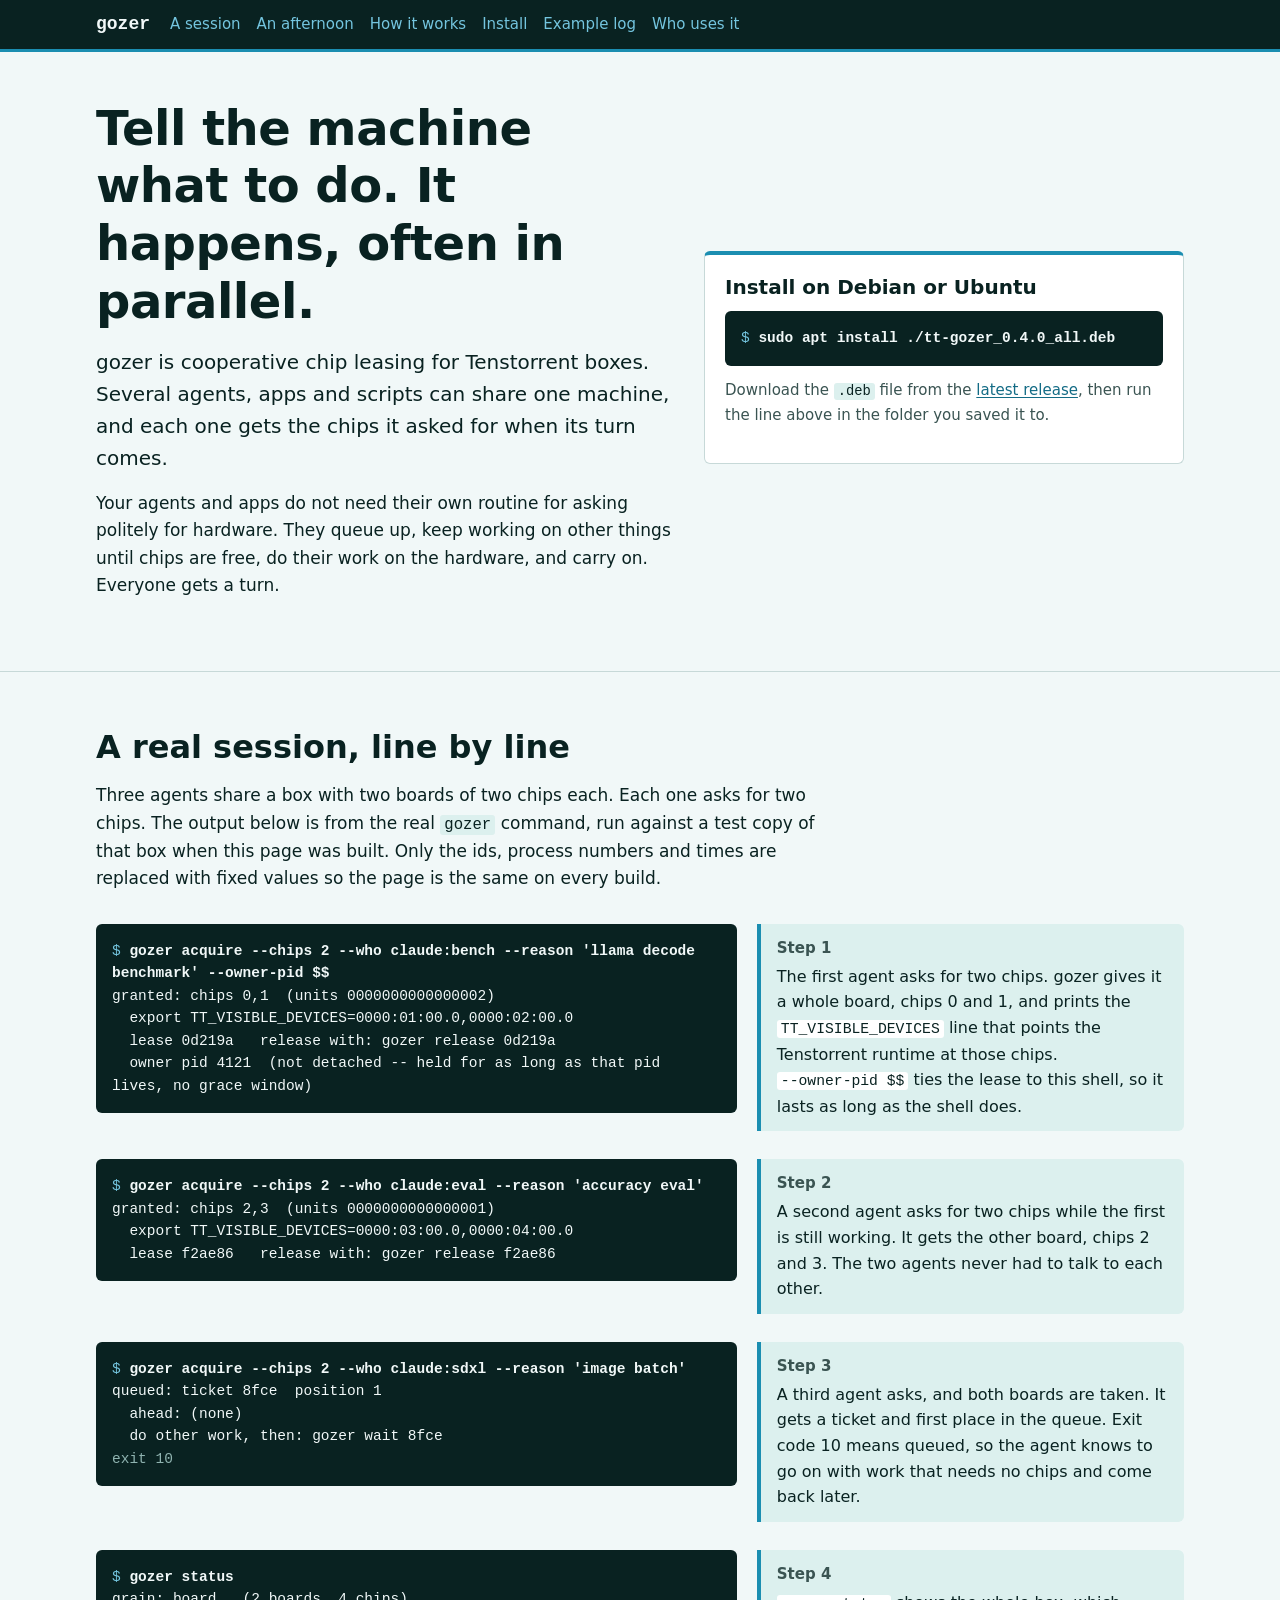
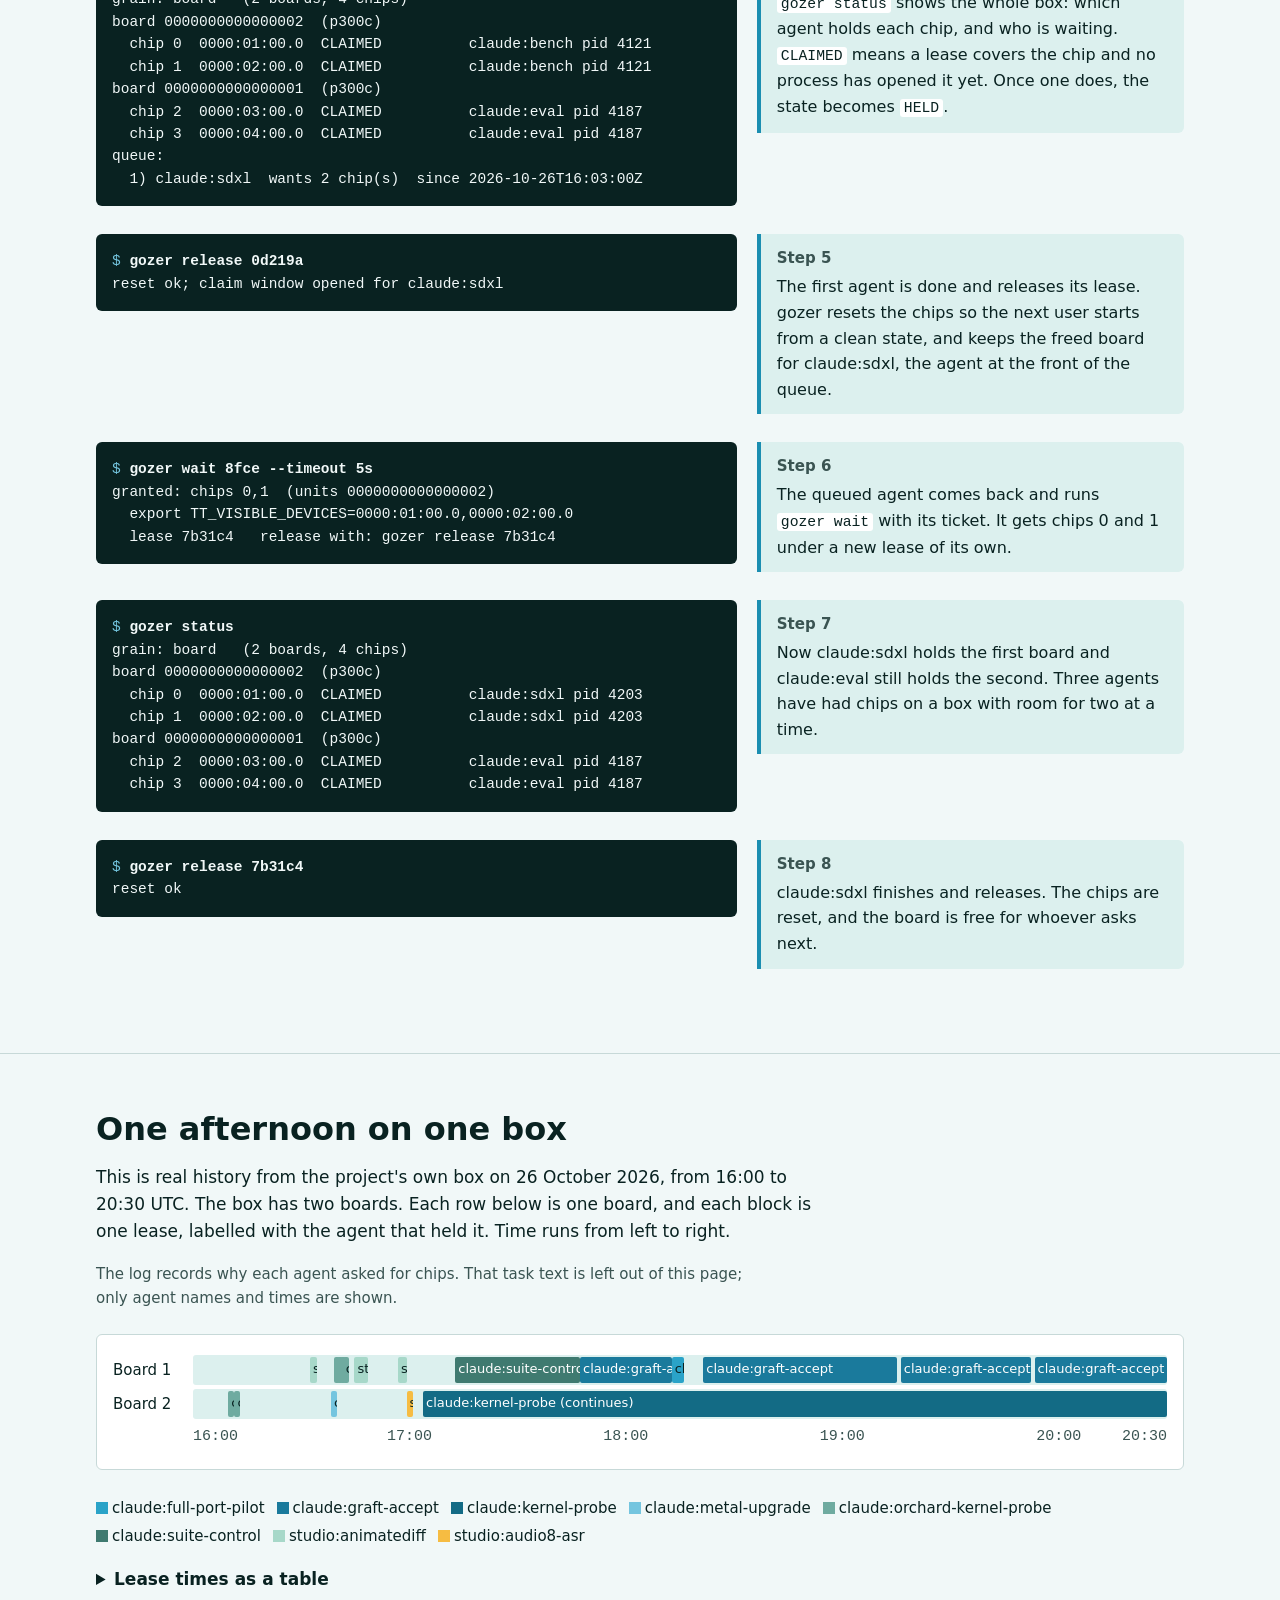
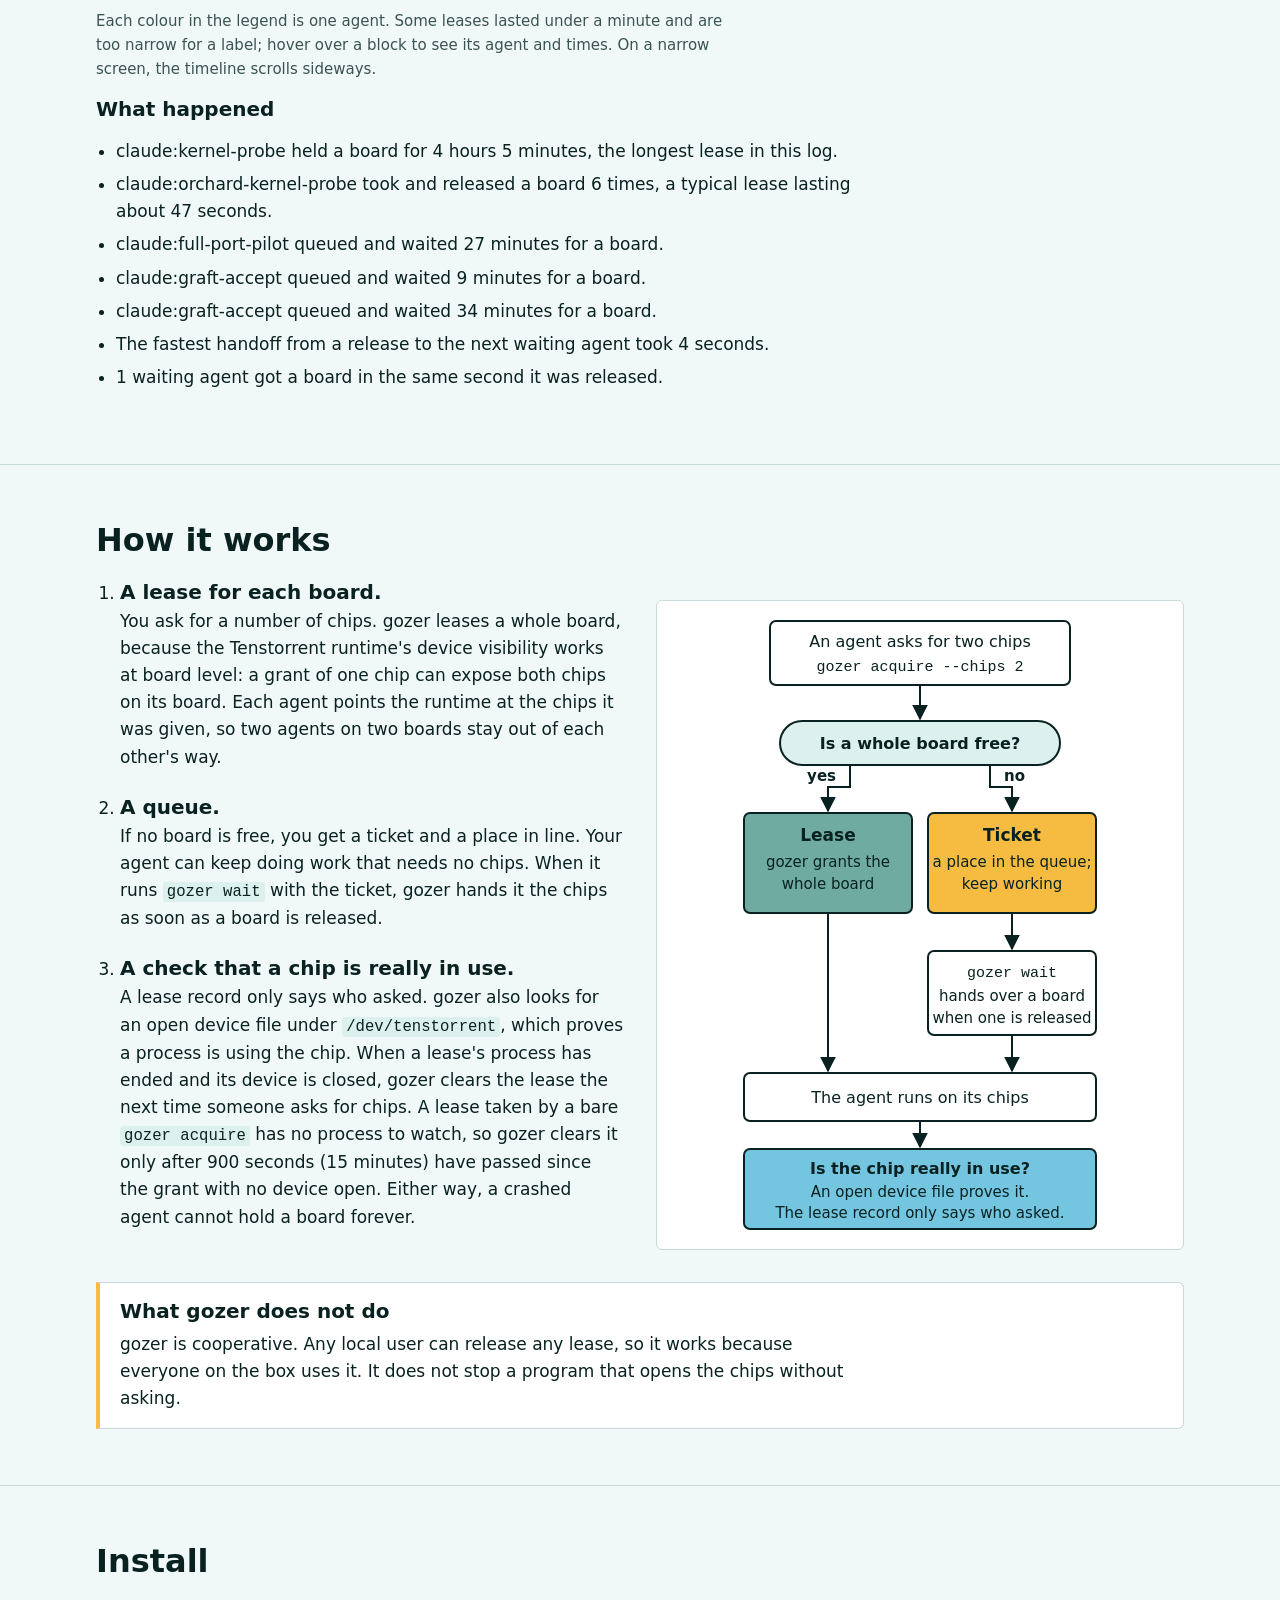
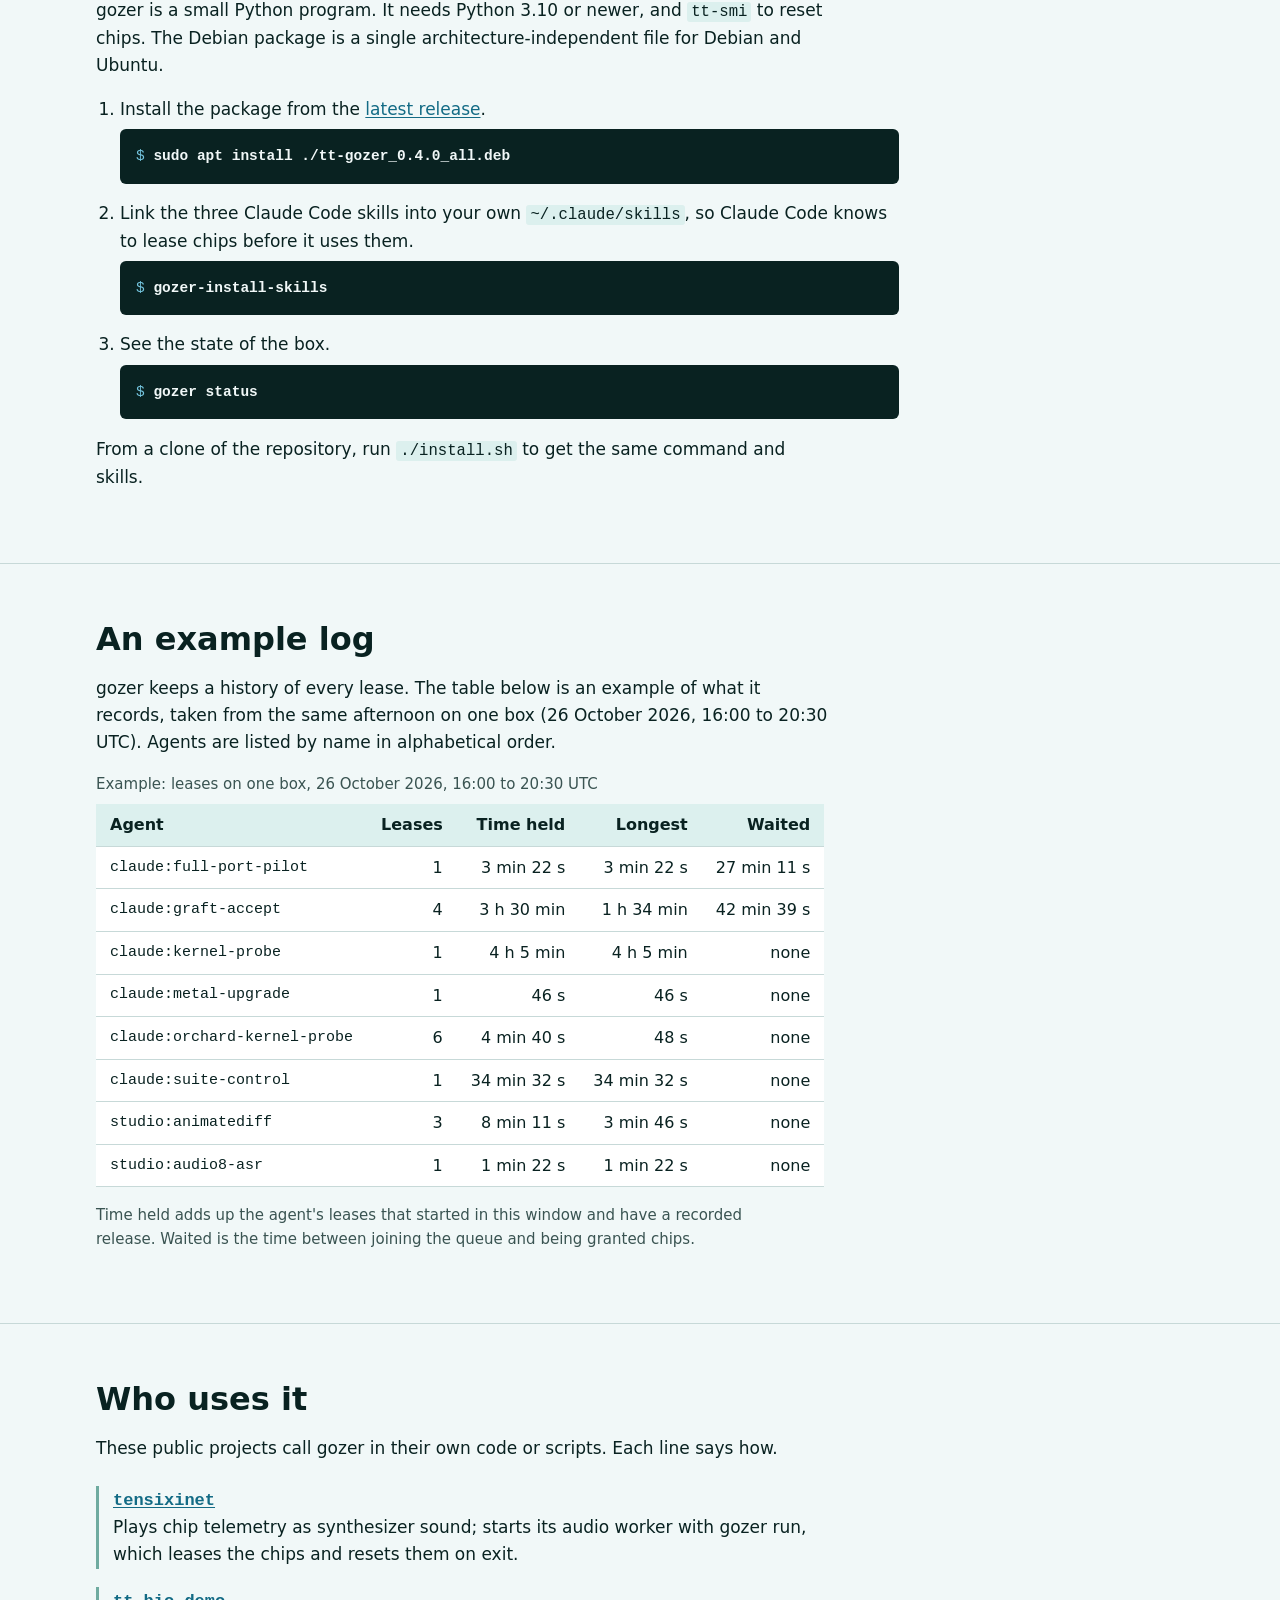
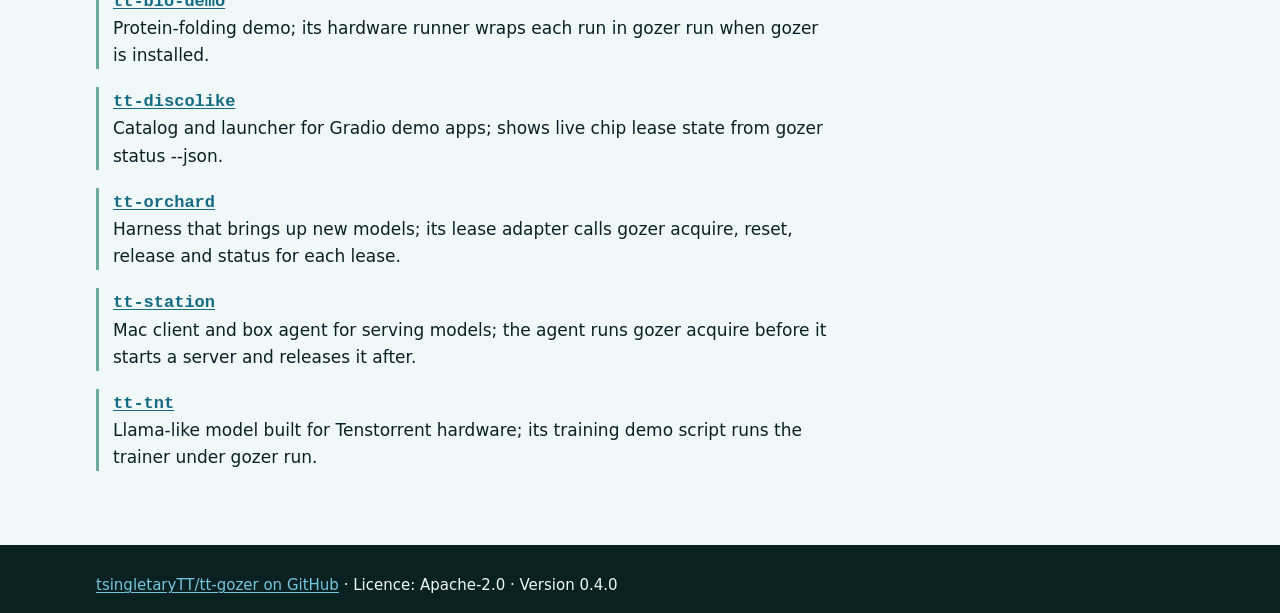
<file: docs/index.html>
<!doctype html>
<!-- SPDX-License-Identifier: Apache-2.0 -->
<!-- Generated by scripts/build_site.py from site/index.template.html. Edit those, then rebuild. -->
<html lang="en">
<head>
<meta charset="utf-8">
<meta name="viewport" content="width=device-width, initial-scale=1">
<meta name="color-scheme" content="light">
<meta name="description" content="gozer is cooperative chip leasing for Tenstorrent boxes. Several agents, apps and scripts can share one machine and take turns on its chips.">
<title>gozer: chip leasing for shared Tenstorrent boxes</title>
<style>
/* SPDX-License-Identifier: Apache-2.0
   SPDX-FileCopyrightText: 2026 Tenstorrent USA, Inc.

   Stylesheet for the gozer explainer page. site_build/build.py inlines it
   into docs/index.html, so the page needs no other file.

   Colours come from the Tenstorrent docs-site theme. Every colour is a
   variable on :root; tests/test_site_build.py reads these variables and
   checks the contrast of each text/background pair the rules below use, so
   a new `color:` rule must use a variable that the test checks. */

:root {
  color-scheme: light;

  /* palette (docs-site theme) */
  --ink: #092221;          /* dark base: body text */
  --bg: #F1F8F8;           /* default background */
  --line: #C7D9D8;         /* alt background, borders */
  --alt: #DCF0EE;          /* alt2 background: annotation panels */
  --panel: #FFFFFF;        /* cards */
  --accent: #1B8EB1;       /* borders, focus ring, rules (not small text: 3.5:1 on --bg) */
  --link: #136B85;         /* links: a darker accent that reaches 5.6:1 on --bg */
  --muted: #3A5452;        /* secondary text */
  --teal: #74C5DF;
  --green: #6FABA0;
  --yellow: #F6BC42;
  --red: #FF9E8A;

  /* terminal blocks */
  --term-bg: #092221;
  --term-fg: #F1F8F8;
  --term-prompt: #74C5DF;
  --term-muted: #8FB3B0;

  /* top bar */
  --bar-bg: #092221;
  --bar-fg: #F1F8F8;
  --bar-link: #74C5DF;

  --mono: ui-monospace, SFMono-Regular, Menlo, Consolas, monospace;
  --sans: system-ui, -apple-system, "Segoe UI", Roboto, "Helvetica Neue", Arial, sans-serif;
  --gutter: 16px;
  --wide: 1120px;
  --prose: 68ch;
}

* { box-sizing: border-box; }

html { -webkit-text-size-adjust: 100%; scroll-padding-top: 64px; }

body {
  margin: 0;
  background: var(--bg);
  color: var(--ink);
  font-family: var(--sans);
  font-size: 17px;
  line-height: 1.6;
  overflow-wrap: break-word;
}

/* One type scale: 17 body, 15 small, 20 lead, 26 h3-ish, 32 h2, 40 h1. */
h1, h2, h3 { line-height: 1.2; margin: 0 0 16px; }
h1 { font-size: 40px; letter-spacing: -0.01em; }
h2 { font-size: 32px; }
h3 { font-size: 20px; }
p, li { max-width: var(--prose); }
p { margin: 0 0 16px; }
.lead { font-size: 20px; }
.small { font-size: 15px; color: var(--muted); }

a { color: var(--link); text-decoration: underline; text-underline-offset: 2px; }
a:hover { text-decoration-thickness: 2px; }
:focus-visible { outline: 3px solid var(--accent); outline-offset: 2px; border-radius: 2px; }

code { font-family: var(--mono); font-size: 0.92em; background: var(--alt); color: var(--ink); padding: 1px 4px; border-radius: 3px; }

/* ----- top bar ------------------------------------------------------------ */
.bar {
  position: sticky; top: 0; z-index: 10;
  background: var(--bar-bg); color: var(--bar-fg);
  border-bottom: 3px solid var(--accent);
}
.bar-inner {
  max-width: var(--wide); margin: 0 auto; padding: 10px var(--gutter);
  display: flex; flex-wrap: wrap; align-items: baseline; gap: 4px 20px;
}
.bar .name { font-family: var(--mono); font-weight: 700; font-size: 18px; color: var(--bar-fg); text-decoration: none; }
.bar nav ul { list-style: none; margin: 0; padding: 0; display: flex; flex-wrap: wrap; gap: 4px 16px; }
.bar nav a { color: var(--bar-link); font-size: 15px; text-decoration: none; }
.bar nav a:hover { text-decoration: underline; }
.bar :focus-visible { outline-color: var(--bar-link); }

/* ----- layout ------------------------------------------------------------- */
main { display: block; }
section { padding: 56px 0; border-bottom: 1px solid var(--line); }
section:last-of-type { border-bottom: 0; }
.wrap { max-width: var(--wide); margin: 0 auto; padding: 0 var(--gutter); }

/* ----- hero --------------------------------------------------------------- */
#hero { padding-top: 48px; }
.hero-grid { display: grid; gap: 32px; grid-template-columns: minmax(0, 1fr); }
.card {
  background: var(--panel); color: var(--ink);
  border: 1px solid var(--line); border-top: 4px solid var(--accent);
  border-radius: 6px; padding: 20px;
}
.card h2 { font-size: 20px; margin-bottom: 12px; }
.card p { font-size: 15px; color: var(--muted); }
/* The install line wraps at its spaces on a narrow screen; the file name
   (.nw) stays on one line. */
.card .term { margin-bottom: 12px; }
.card .term, .install-steps .term { white-space: pre-wrap; }
.term .nw { white-space: nowrap; }
.lease:focus { outline: 2px solid #092221; outline-offset: 1px; z-index: 1; }
.lease-table { margin: 16px 0; }
.lease-table summary { cursor: pointer; font-weight: 700; }

/* ----- terminal blocks ---------------------------------------------------- */
.term {
  margin: 0;
  background: var(--term-bg); color: var(--term-fg);
  font-family: var(--mono); font-size: 14.5px; line-height: 1.55;
  padding: 16px; border-radius: 6px;
  max-width: 100%;
  overflow-x: auto;
  white-space: pre;
  tab-size: 4;
}
.term .prompt { color: var(--term-prompt); user-select: none; }
.term .cmd { color: var(--term-fg); font-weight: 700; }
.term .exit { color: var(--term-muted); }

/* One step of the session: terminal block, then the note beside it. */
.steps { list-style: none; margin: 32px 0 0; padding: 0; counter-reset: step; }
.step {
  display: grid; gap: 12px; grid-template-columns: minmax(0, 1fr);
  margin: 0 0 28px; max-width: none;
}
.note {
  background: var(--alt); color: var(--ink);
  border-left: 4px solid var(--accent); border-radius: 0 6px 6px 0;
  padding: 12px 16px; font-size: 16px;
}
.note p { margin: 0; }
.note code { white-space: nowrap; background: var(--panel); }
.note .num { display: block; font-size: 15px; font-weight: 700; color: var(--muted); margin-bottom: 4px; }

/* ----- afternoon ---------------------------------------------------------- */
.figure {
  max-width: 100%;
  overflow-x: auto;
  background: var(--panel); border: 1px solid var(--line); border-radius: 6px;
  padding: 16px; margin: 24px 0;
}
/* The timeline is 4.5 hours wide; below this width it scrolls inside its frame. */
.timeline { min-width: 720px; }
/* lanes_html sets small inline sizes; raise them for reading. */
.timeline .lease { font-size: 13px !important; line-height: 24px; }
.timeline .lane > span { font-size: 15px !important; flex-basis: 72px !important; }
.legend-wrap .legend { margin: 0 0 16px !important; }
.legend-wrap .legend li { font-size: 15px !important; }
.timeline .lane > div { height: 30px !important; }
/* lanes_html prints the window's start and end as raw timestamps; the page
   shows hour marks (build._hours_html) in their place. */
.timeline .lanes > div:not(.lane):not(.hours) { display: none !important; }
.hours {
  position: relative; height: 24px;
  margin: 6px 0 4px 80px; font-size: 15px; color: var(--muted);
  font-family: var(--mono); white-space: nowrap;
}
.captions { padding-left: 20px; }
.captions li { margin-bottom: 6px; }

/* ----- how it works ------------------------------------------------------- */
.how-grid { display: grid; gap: 32px; grid-template-columns: minmax(0, 1fr); align-items: start; }
.how-steps { padding-left: 24px; margin: 0; }
.how-steps li { margin-bottom: 20px; }
.how-steps li strong { display: block; font-size: 20px; }
.how .figure svg { display: block; width: 100%; max-width: 360px; height: auto; margin: 0 auto; }
.aside {
  background: var(--panel); color: var(--ink);
  border: 1px solid var(--line); border-left: 4px solid var(--yellow);
  border-radius: 0 6px 6px 0; padding: 16px 20px; margin-top: 8px;
}
.aside h3 { margin-bottom: 8px; }
.aside p { margin: 0; }

/* ----- install ------------------------------------------------------------ */
.install-steps { padding-left: 24px; }
.install-steps li { margin-bottom: 16px; max-width: 72ch; }
.install-steps .term { margin-top: 6px; }

/* ----- example log -------------------------------------------------------- */
.table-wrap {
  max-width: 100%;
  overflow-x: auto;
  margin: 16px 0;
}
caption { text-align: left; padding: 0 0 8px; }
table { border-collapse: collapse; background: var(--panel); color: var(--ink); font-size: 16px; min-width: 520px; }
th, td { text-align: left; padding: 8px 14px; border-bottom: 1px solid var(--line); white-space: nowrap; }
th { background: var(--alt); color: var(--ink); font-weight: 700; }
td.n { text-align: right; font-variant-numeric: tabular-nums; }
th.n { text-align: right; }
td.who { font-family: var(--mono); font-size: 15px; }
.nw { white-space: nowrap; }

/* ----- users -------------------------------------------------------------- */
.users { list-style: none; padding: 0; margin: 24px 0 0; }
.users li { margin: 0 0 18px; padding-left: 14px; border-left: 3px solid var(--green); }
.users a { font-family: var(--mono); font-weight: 700; }

/* ----- footer ------------------------------------------------------------- */
footer { background: var(--bar-bg); color: var(--bar-fg); padding: 28px 0; font-size: 15px; }
footer a { color: var(--bar-link); }
footer p { margin: 0; }

/* ----- wide screens ------------------------------------------------------- */
@media (min-width: 900px) {
  .hero-grid { grid-template-columns: minmax(0, 1fr) minmax(0, 480px); align-items: center; }
  .step { grid-template-columns: minmax(0, 3fr) minmax(0, 2fr); gap: 20px; align-items: start; }
  /* Room enough to wrap the few long lines in place, so nothing is hidden. */
  .step .term { white-space: pre-wrap; }
  .how-grid { grid-template-columns: minmax(0, 1fr) minmax(0, 1fr); }
  h1 { font-size: 48px; }
}

@media (max-width: 480px) {
  h1 { font-size: 32px; }
  h2 { font-size: 27px; }
  section { padding: 40px 0; }
  .term { font-size: 13.5px; padding: 12px; }
  .figure { padding: 8px; }
  /* The example table on a phone: names break after the colon, durations
     wrap, text stays at 14px. Where it is still too wide (about 360px and
     below) it scrolls inside .table-wrap. */
  table { min-width: 0; width: 100%; font-size: 14px; }
  th, td { padding: 6px 3px; white-space: normal; }
  th { font-size: 14px; }
  th:first-child, td:first-child { padding-left: 4px; }
  th:last-child, td:last-child { padding-right: 4px; }
  td.who { font-size: 14px; padding-right: 0; }
  td.who .nw { display: block; }
}
</style>
</head>
<body>
<header class="bar">
  <div class="bar-inner">
    <a class="name" href="#hero">gozer</a>
    <nav aria-label="Sections">
      <ul>
        <li><a href="#session">A session</a></li>
        <li><a href="#afternoon">An afternoon</a></li>
        <li><a href="#how">How it works</a></li>
        <li><a href="#install">Install</a></li>
        <li><a href="#example-log">Example log</a></li>
        <li><a href="#users">Who uses it</a></li>
      </ul>
    </nav>
  </div>
</header>
<main>

<section id="hero">
  <div class="wrap hero-grid">
    <div>
      <h1>Tell the machine what to do. It happens, often in parallel.</h1>
      <p class="lead">gozer is cooperative chip leasing for Tenstorrent boxes. Several agents, apps and scripts can share one machine, and each one gets the chips it asked for when its turn comes.</p>
      <p>Your agents and apps do not need their own routine for asking politely for hardware. They queue up, keep working on other things until chips are free, do their work on the hardware, and carry on. Everyone gets a turn.</p>
    </div>
    <div class="card">
      <h2>Install on Debian or Ubuntu</h2>
<pre class="term"><span class="prompt">$ </span><span class="cmd">sudo apt install <span class="nw">./tt-gozer_0.4.0_all.deb</span></span></pre>
      <p>Download the <code>.deb</code> file from the <a href="https://github.com/tsingletaryTT/tt-gozer/releases/latest">latest release</a>, then run the line above in the folder you saved it to.</p>
    </div>
  </div>
</section>

<section id="session">
  <div class="wrap">
    <h2>A real session, line by line</h2>
    <p>Three agents share a box with two boards of two chips each. Each one asks for two chips. The output below is from the real <code>gozer</code> command, run against a test copy of that box when this page was built. Only the ids, process numbers and times are replaced with fixed values so the page is the same on every build.</p>
    <ol class="steps">
      <li class="step">
<pre class="term"><span class="prompt">$ </span><span class="cmd">gozer acquire --chips 2 --who claude:bench --reason 'llama decode benchmark' --owner-pid $$</span>
granted: chips 0,1  (units 0000000000000002)
  export TT_VISIBLE_DEVICES=0000:01:00.0,0000:02:00.0
  lease 0d219a   release with: gozer release 0d219a
  owner pid 4121  (not detached -- held for as long as that pid lives, no grace window)</pre>
        <div class="note"><span class="num">Step 1</span><p>The first agent asks for two chips. gozer gives it a whole board, chips 0 and 1, and prints the <code>TT_VISIBLE_DEVICES</code> line that points the Tenstorrent runtime at those chips. <code>--owner-pid $$</code> ties the lease to this shell, so it lasts as long as the shell does.</p></div>
      </li>
      <li class="step">
<pre class="term"><span class="prompt">$ </span><span class="cmd">gozer acquire --chips 2 --who claude:eval --reason 'accuracy eval'</span>
granted: chips 2,3  (units 0000000000000001)
  export TT_VISIBLE_DEVICES=0000:03:00.0,0000:04:00.0
  lease f2ae86   release with: gozer release f2ae86</pre>
        <div class="note"><span class="num">Step 2</span><p>A second agent asks for two chips while the first is still working. It gets the other board, chips 2 and 3. The two agents never had to talk to each other.</p></div>
      </li>
      <li class="step">
<pre class="term"><span class="prompt">$ </span><span class="cmd">gozer acquire --chips 2 --who claude:sdxl --reason 'image batch'</span>
queued: ticket 8fce  position 1
  ahead: (none)
  do other work, then: gozer wait 8fce
<span class="exit">exit 10</span></pre>
        <div class="note"><span class="num">Step 3</span><p>A third agent asks, and both boards are taken. It gets a ticket and first place in the queue. Exit code 10 means queued, so the agent knows to go on with work that needs no chips and come back later.</p></div>
      </li>
      <li class="step">
<pre class="term"><span class="prompt">$ </span><span class="cmd">gozer status</span>
grain: board   (2 boards, 4 chips)
board 0000000000000002  (p300c)
  chip 0  0000:01:00.0  CLAIMED          claude:bench pid 4121
  chip 1  0000:02:00.0  CLAIMED          claude:bench pid 4121
board 0000000000000001  (p300c)
  chip 2  0000:03:00.0  CLAIMED          claude:eval pid 4187
  chip 3  0000:04:00.0  CLAIMED          claude:eval pid 4187
queue:
  1) claude:sdxl  wants 2 chip(s)  since 2026-10-26T16:03:00Z</pre>
        <div class="note"><span class="num">Step 4</span><p><code>gozer status</code> shows the whole box: which agent holds each chip, and who is waiting. <code>CLAIMED</code> means a lease covers the chip and no process has opened it yet. Once one does, the state becomes <code>HELD</code>.</p></div>
      </li>
      <li class="step">
<pre class="term"><span class="prompt">$ </span><span class="cmd">gozer release 0d219a</span>
reset ok; claim window opened for claude:sdxl</pre>
        <div class="note"><span class="num">Step 5</span><p>The first agent is done and releases its lease. gozer resets the chips so the next user starts from a clean state, and keeps the freed board for claude:sdxl, the agent at the front of the queue.</p></div>
      </li>
      <li class="step">
<pre class="term"><span class="prompt">$ </span><span class="cmd">gozer wait 8fce --timeout 5s</span>
granted: chips 0,1  (units 0000000000000002)
  export TT_VISIBLE_DEVICES=0000:01:00.0,0000:02:00.0
  lease 7b31c4   release with: gozer release 7b31c4</pre>
        <div class="note"><span class="num">Step 6</span><p>The queued agent comes back and runs <code>gozer wait</code> with its ticket. It gets chips 0 and 1 under a new lease of its own.</p></div>
      </li>
      <li class="step">
<pre class="term"><span class="prompt">$ </span><span class="cmd">gozer status</span>
grain: board   (2 boards, 4 chips)
board 0000000000000002  (p300c)
  chip 0  0000:01:00.0  CLAIMED          claude:sdxl pid 4203
  chip 1  0000:02:00.0  CLAIMED          claude:sdxl pid 4203
board 0000000000000001  (p300c)
  chip 2  0000:03:00.0  CLAIMED          claude:eval pid 4187
  chip 3  0000:04:00.0  CLAIMED          claude:eval pid 4187</pre>
        <div class="note"><span class="num">Step 7</span><p>Now claude:sdxl holds the first board and claude:eval still holds the second. Three agents have had chips on a box with room for two at a time.</p></div>
      </li>
      <li class="step">
<pre class="term"><span class="prompt">$ </span><span class="cmd">gozer release 7b31c4</span>
reset ok</pre>
        <div class="note"><span class="num">Step 8</span><p>claude:sdxl finishes and releases. The chips are reset, and the board is free for whoever asks next.</p></div>
      </li>
    </ol>
  </div>
</section>

<section id="afternoon">
  <div class="wrap">
    <h2>One afternoon on one box</h2>
    <p>This is real history from the project's own box on 26 October 2026, from 16:00 to 20:30 UTC. The box has two boards. Each row below is one board, and each block is one lease, labelled with the agent that held it. Time runs from left to right.</p>
    <p class="small">The log records why each agent asked for chips. That task text is left out of this page; only agent names and times are shown.</p>
    <div class="figure" role="group" aria-label="Timeline of leases on two boards, 16:00 to 20:30 UTC">
      <div class="timeline">
<!--data-->
<div class="lanes" style="width:100%"><div class="lane" style="display:flex;align-items:center;gap:8px;margin:4px 0"><span style="flex:0 0 64px;font-size:12px">Board 1</span><div style="position:relative;flex:1 1 auto;height:28px;background:#DCF0EE;border-radius:3px"><div class="lease" style="position:absolute;top:2px;bottom:2px;left:12.02%;width:0.70%;background:#A7D8C9;color:#092221;overflow:hidden;white-space:nowrap;font-size:11px;padding:0 3px;box-sizing:border-box;border-radius:2px" title="studio:animatediff, 2026-10-26T16:32:27Z to 2026-10-26T16:34:20Z" tabindex="0" role="img" aria-label="studio:animatediff, 2026-10-26T16:32:27Z to 2026-10-26T16:34:20Z">studio:animatediff</div><div class="lease" style="position:absolute;top:2px;bottom:2px;left:14.50%;width:0.30%;background:#6FABA0;color:#092221;overflow:hidden;white-space:nowrap;font-size:11px;padding:0 3px;box-sizing:border-box;border-radius:2px" title="claude:orchard-kernel-probe, 2026-10-26T16:39:09Z to 2026-10-26T16:39:56Z" tabindex="0" role="img" aria-label="claude:orchard-kernel-probe, 2026-10-26T16:39:09Z to 2026-10-26T16:39:56Z">claude:orchard-kernel-probe</div><div class="lease" style="position:absolute;top:2px;bottom:2px;left:14.79%;width:0.30%;background:#6FABA0;color:#092221;overflow:hidden;white-space:nowrap;font-size:11px;padding:0 3px;box-sizing:border-box;border-radius:2px" title="claude:orchard-kernel-probe, 2026-10-26T16:39:56Z to 2026-10-26T16:40:43Z" tabindex="0" role="img" aria-label="claude:orchard-kernel-probe, 2026-10-26T16:39:56Z to 2026-10-26T16:40:43Z">claude:orchard-kernel-probe</div><div class="lease" style="position:absolute;top:2px;bottom:2px;left:15.08%;width:0.30%;background:#6FABA0;color:#092221;overflow:hidden;white-space:nowrap;font-size:11px;padding:0 3px;box-sizing:border-box;border-radius:2px" title="claude:orchard-kernel-probe, 2026-10-26T16:40:43Z to 2026-10-26T16:41:31Z" tabindex="0" role="img" aria-label="claude:orchard-kernel-probe, 2026-10-26T16:40:43Z to 2026-10-26T16:41:31Z">claude:orchard-kernel-probe</div><div class="lease" style="position:absolute;top:2px;bottom:2px;left:15.38%;width:0.30%;background:#6FABA0;color:#092221;overflow:hidden;white-space:nowrap;font-size:11px;padding:0 3px;box-sizing:border-box;border-radius:2px" title="claude:orchard-kernel-probe, 2026-10-26T16:41:31Z to 2026-10-26T16:42:18Z" tabindex="0" role="img" aria-label="claude:orchard-kernel-probe, 2026-10-26T16:41:31Z to 2026-10-26T16:42:18Z">claude:orchard-kernel-probe</div><div class="lease" style="position:absolute;top:2px;bottom:2px;left:16.57%;width:1.40%;background:#A7D8C9;color:#092221;overflow:hidden;white-space:nowrap;font-size:11px;padding:0 3px;box-sizing:border-box;border-radius:2px" title="studio:animatediff, 2026-10-26T16:44:45Z to 2026-10-26T16:48:31Z" tabindex="0" role="img" aria-label="studio:animatediff, 2026-10-26T16:44:45Z to 2026-10-26T16:48:31Z">studio:animatediff</div><div class="lease" style="position:absolute;top:2px;bottom:2px;left:21.06%;width:0.94%;background:#A7D8C9;color:#092221;overflow:hidden;white-space:nowrap;font-size:11px;padding:0 3px;box-sizing:border-box;border-radius:2px" title="studio:animatediff, 2026-10-26T16:56:52Z to 2026-10-26T16:59:24Z" tabindex="0" role="img" aria-label="studio:animatediff, 2026-10-26T16:56:52Z to 2026-10-26T16:59:24Z">studio:animatediff</div><div class="lease" style="position:absolute;top:2px;bottom:2px;left:26.93%;width:12.79%;background:#3F7A70;color:#FFFFFF;overflow:hidden;white-space:nowrap;font-size:11px;padding:0 3px;box-sizing:border-box;border-radius:2px" title="claude:suite-control, 2026-10-26T17:12:42Z to 2026-10-26T17:47:14Z" tabindex="0" role="img" aria-label="claude:suite-control, 2026-10-26T17:12:42Z to 2026-10-26T17:47:14Z">claude:suite-control</div><div class="lease" style="position:absolute;top:2px;bottom:2px;left:39.74%;width:9.41%;background:#1A7A9C;color:#FFFFFF;overflow:hidden;white-space:nowrap;font-size:11px;padding:0 3px;box-sizing:border-box;border-radius:2px" title="claude:graft-accept, 2026-10-26T17:47:18Z to 2026-10-26T18:12:42Z" tabindex="0" role="img" aria-label="claude:graft-accept, 2026-10-26T17:47:18Z to 2026-10-26T18:12:42Z">claude:graft-accept</div><div class="lease" style="position:absolute;top:2px;bottom:2px;left:49.15%;width:1.25%;background:#2AA3C8;color:#092221;overflow:hidden;white-space:nowrap;font-size:11px;padding:0 3px;box-sizing:border-box;border-radius:2px" title="claude:full-port-pilot, 2026-10-26T18:12:42Z to 2026-10-26T18:16:04Z" tabindex="0" role="img" aria-label="claude:full-port-pilot, 2026-10-26T18:12:42Z to 2026-10-26T18:16:04Z">claude:full-port-pilot</div><div class="lease" style="position:absolute;top:2px;bottom:2px;left:52.39%;width:19.88%;background:#1A7A9C;color:#FFFFFF;overflow:hidden;white-space:nowrap;font-size:11px;padding:0 3px;box-sizing:border-box;border-radius:2px" title="claude:graft-accept, 2026-10-26T18:21:27Z to 2026-10-26T19:15:08Z" tabindex="0" role="img" aria-label="claude:graft-accept, 2026-10-26T18:21:27Z to 2026-10-26T19:15:08Z">claude:graft-accept</div><div class="lease" style="position:absolute;top:2px;bottom:2px;left:72.67%;width:13.38%;background:#1A7A9C;color:#FFFFFF;overflow:hidden;white-space:nowrap;font-size:11px;padding:0 3px;box-sizing:border-box;border-radius:2px" title="claude:graft-accept, 2026-10-26T19:16:12Z to 2026-10-26T19:52:20Z" tabindex="0" role="img" aria-label="claude:graft-accept, 2026-10-26T19:16:12Z to 2026-10-26T19:52:20Z">claude:graft-accept</div><div class="lease" style="position:absolute;top:2px;bottom:2px;left:86.40%;width:13.60%;background:#1A7A9C;color:#FFFFFF;overflow:hidden;white-space:nowrap;font-size:11px;padding:0 3px;box-sizing:border-box;border-radius:2px" title="claude:graft-accept, 2026-10-26T19:53:16Z to 2026-10-26T21:28:14Z (continues)" tabindex="0" role="img" aria-label="claude:graft-accept, 2026-10-26T19:53:16Z to 2026-10-26T21:28:14Z (continues)">claude:graft-accept (continues)</div></div></div><div class="lane" style="display:flex;align-items:center;gap:8px;margin:4px 0"><span style="flex:0 0 64px;font-size:12px">Board 2</span><div style="position:relative;flex:1 1 auto;height:28px;background:#DCF0EE;border-radius:3px"><div class="lease" style="position:absolute;top:2px;bottom:2px;left:3.63%;width:0.30%;background:#6FABA0;color:#092221;overflow:hidden;white-space:nowrap;font-size:11px;padding:0 3px;box-sizing:border-box;border-radius:2px" title="claude:orchard-kernel-probe, 2026-10-26T16:09:48Z to 2026-10-26T16:10:34Z" tabindex="0" role="img" aria-label="claude:orchard-kernel-probe, 2026-10-26T16:09:48Z to 2026-10-26T16:10:34Z">claude:orchard-kernel-probe</div><div class="lease" style="position:absolute;top:2px;bottom:2px;left:4.26%;width:0.30%;background:#6FABA0;color:#092221;overflow:hidden;white-space:nowrap;font-size:11px;padding:0 3px;box-sizing:border-box;border-radius:2px" title="claude:orchard-kernel-probe, 2026-10-26T16:11:30Z to 2026-10-26T16:12:15Z" tabindex="0" role="img" aria-label="claude:orchard-kernel-probe, 2026-10-26T16:11:30Z to 2026-10-26T16:12:15Z">claude:orchard-kernel-probe</div><div class="lease" style="position:absolute;top:2px;bottom:2px;left:14.16%;width:0.30%;background:#74C5DF;color:#092221;overflow:hidden;white-space:nowrap;font-size:11px;padding:0 3px;box-sizing:border-box;border-radius:2px" title="claude:metal-upgrade, 2026-10-26T16:38:14Z to 2026-10-26T16:39:00Z" tabindex="0" role="img" aria-label="claude:metal-upgrade, 2026-10-26T16:38:14Z to 2026-10-26T16:39:00Z">claude:metal-upgrade</div><div class="lease" style="position:absolute;top:2px;bottom:2px;left:21.92%;width:0.51%;background:#F6BC42;color:#092221;overflow:hidden;white-space:nowrap;font-size:11px;padding:0 3px;box-sizing:border-box;border-radius:2px" title="studio:audio8-asr, 2026-10-26T16:59:11Z to 2026-10-26T17:00:33Z" tabindex="0" role="img" aria-label="studio:audio8-asr, 2026-10-26T16:59:11Z to 2026-10-26T17:00:33Z">studio:audio8-asr</div><div class="lease" style="position:absolute;top:2px;bottom:2px;left:23.62%;width:76.38%;background:#136B85;color:#FFFFFF;overflow:hidden;white-space:nowrap;font-size:11px;padding:0 3px;box-sizing:border-box;border-radius:2px" title="claude:kernel-probe, 2026-10-26T17:03:46Z to 2026-10-26T21:08:51Z (continues)" tabindex="0" role="img" aria-label="claude:kernel-probe, 2026-10-26T17:03:46Z to 2026-10-26T21:08:51Z (continues)">claude:kernel-probe (continues)</div></div></div><div style="font-size:11px;display:flex;justify-content:space-between;margin-left:72px"><span>2026-10-26T16:00:00Z</span><span>2026-10-26T20:30:00Z</span></div><div class="hours" aria-hidden="true"><span style="position:absolute;left:0.00%;transform:translateX(0)">16:00</span><span style="position:absolute;left:22.22%;transform:translateX(-50%)">17:00</span><span style="position:absolute;left:44.44%;transform:translateX(-50%)">18:00</span><span style="position:absolute;left:66.67%;transform:translateX(-50%)">19:00</span><span style="position:absolute;left:88.89%;transform:translateX(-50%)">20:00</span><span style="position:absolute;left:100.00%;transform:translateX(-100%)">20:30</span></div></div>
<!--/data-->
      </div>
    </div>
<!--data-->
    <div class="legend-wrap"><ul class="legend" style="list-style:none;padding:0;margin:8px 0 0"><li style="display:inline-block;margin:2px 12px 2px 0;font-size:12px"><span style="display:inline-block;width:12px;height:12px;vertical-align:middle;margin-right:4px;background:#2AA3C8"></span>claude:full-port-pilot</li><li style="display:inline-block;margin:2px 12px 2px 0;font-size:12px"><span style="display:inline-block;width:12px;height:12px;vertical-align:middle;margin-right:4px;background:#1A7A9C"></span>claude:graft-accept</li><li style="display:inline-block;margin:2px 12px 2px 0;font-size:12px"><span style="display:inline-block;width:12px;height:12px;vertical-align:middle;margin-right:4px;background:#136B85"></span>claude:kernel-probe</li><li style="display:inline-block;margin:2px 12px 2px 0;font-size:12px"><span style="display:inline-block;width:12px;height:12px;vertical-align:middle;margin-right:4px;background:#74C5DF"></span>claude:metal-upgrade</li><li style="display:inline-block;margin:2px 12px 2px 0;font-size:12px"><span style="display:inline-block;width:12px;height:12px;vertical-align:middle;margin-right:4px;background:#6FABA0"></span>claude:orchard-kernel-probe</li><li style="display:inline-block;margin:2px 12px 2px 0;font-size:12px"><span style="display:inline-block;width:12px;height:12px;vertical-align:middle;margin-right:4px;background:#3F7A70"></span>claude:suite-control</li><li style="display:inline-block;margin:2px 12px 2px 0;font-size:12px"><span style="display:inline-block;width:12px;height:12px;vertical-align:middle;margin-right:4px;background:#A7D8C9"></span>studio:animatediff</li><li style="display:inline-block;margin:2px 12px 2px 0;font-size:12px"><span style="display:inline-block;width:12px;height:12px;vertical-align:middle;margin-right:4px;background:#F6BC42"></span>studio:audio8-asr</li></ul></div>
    <details class="lease-table"><summary>Lease times as a table</summary><div class="table-wrap"><table><caption>Every lease in the window</caption><thead><tr><th scope="col">Agent</th><th scope="col">Board</th><th scope="col" class="n">Start</th><th scope="col" class="n">End</th><th scope="col" class="n">Length</th></tr></thead><tbody><tr><td class="who">claude:orchard-kernel-probe</td><td>Board 2</td><td class="n">16:09:48</td><td class="n">16:10:34</td><td class="n">46 seconds</td></tr><tr><td class="who">claude:orchard-kernel-probe</td><td>Board 2</td><td class="n">16:11:30</td><td class="n">16:12:15</td><td class="n">45 seconds</td></tr><tr><td class="who">studio:animatediff</td><td>Board 1</td><td class="n">16:32:27</td><td class="n">16:34:20</td><td class="n">2 minutes</td></tr><tr><td class="who">claude:metal-upgrade</td><td>Board 2</td><td class="n">16:38:14</td><td class="n">16:39:00</td><td class="n">46 seconds</td></tr><tr><td class="who">claude:orchard-kernel-probe</td><td>Board 1</td><td class="n">16:39:09</td><td class="n">16:39:56</td><td class="n">47 seconds</td></tr><tr><td class="who">claude:orchard-kernel-probe</td><td>Board 1</td><td class="n">16:39:56</td><td class="n">16:40:43</td><td class="n">47 seconds</td></tr><tr><td class="who">claude:orchard-kernel-probe</td><td>Board 1</td><td class="n">16:40:43</td><td class="n">16:41:31</td><td class="n">48 seconds</td></tr><tr><td class="who">claude:orchard-kernel-probe</td><td>Board 1</td><td class="n">16:41:31</td><td class="n">16:42:18</td><td class="n">47 seconds</td></tr><tr><td class="who">studio:animatediff</td><td>Board 1</td><td class="n">16:44:45</td><td class="n">16:48:31</td><td class="n">4 minutes</td></tr><tr><td class="who">studio:animatediff</td><td>Board 1</td><td class="n">16:56:52</td><td class="n">16:59:24</td><td class="n">3 minutes</td></tr><tr><td class="who">studio:audio8-asr</td><td>Board 2</td><td class="n">16:59:11</td><td class="n">17:00:33</td><td class="n">1 minute</td></tr><tr><td class="who">claude:kernel-probe</td><td>Board 2</td><td class="n">17:03:46</td><td class="n">continues</td><td class="n">3 hours 26 minutes</td></tr><tr><td class="who">claude:suite-control</td><td>Board 1</td><td class="n">17:12:42</td><td class="n">17:47:14</td><td class="n">35 minutes</td></tr><tr><td class="who">claude:graft-accept</td><td>Board 1</td><td class="n">17:47:18</td><td class="n">18:12:42</td><td class="n">25 minutes</td></tr><tr><td class="who">claude:full-port-pilot</td><td>Board 1</td><td class="n">18:12:42</td><td class="n">18:16:04</td><td class="n">3 minutes</td></tr><tr><td class="who">claude:graft-accept</td><td>Board 1</td><td class="n">18:21:27</td><td class="n">19:15:08</td><td class="n">54 minutes</td></tr><tr><td class="who">claude:graft-accept</td><td>Board 1</td><td class="n">19:16:12</td><td class="n">19:52:20</td><td class="n">36 minutes</td></tr><tr><td class="who">claude:graft-accept</td><td>Board 1</td><td class="n">19:53:16</td><td class="n">continues</td><td class="n">37 minutes</td></tr></tbody></table></div></details>
<!--/data-->
    <p class="small">Each colour in the legend is one agent. Some leases lasted under a minute and are too narrow for a label; hover over a block to see its agent and times. On a narrow screen, the timeline scrolls sideways.</p>
    <h3>What happened</h3>
<!--data-->
    <ul class="captions">
      <li>claude:kernel-probe held a board for 4 hours 5 minutes, the longest lease in this log.</li>
      <li>claude:orchard-kernel-probe took and released a board 6 times, a typical lease lasting about 47 seconds.</li>
      <li>claude:full-port-pilot queued and waited 27 minutes for a board.</li>
      <li>claude:graft-accept queued and waited 9 minutes for a board.</li>
      <li>claude:graft-accept queued and waited 34 minutes for a board.</li>
      <li>The fastest handoff from a release to the next waiting agent took 4 seconds.</li>
      <li>1 waiting agent got a board in the same second it was released.</li>
    </ul>
<!--/data-->
  </div>
</section>

<section id="how" class="how">
  <div class="wrap">
    <h2>How it works</h2>
    <div class="how-grid">
      <ol class="how-steps">
        <li><strong>A lease for each board.</strong> You ask for a number of chips. gozer leases a whole board, because the Tenstorrent runtime's device visibility works at board level: a grant of one chip can expose both chips on its board. Each agent points the runtime at the chips it was given, so two agents on two boards stay out of each other's way.</li>
        <li><strong>A queue.</strong> If no board is free, you get a ticket and a place in line. Your agent can keep doing work that needs no chips. When it runs <code>gozer wait</code> with the ticket, gozer hands it the chips as soon as a board is released.</li>
        <li><strong>A check that a chip is really in use.</strong> A lease record only says who asked. gozer also looks for an open device file under <code>/dev/tenstorrent</code>, which proves a process is using the chip. When a lease's process has ended and its device is closed, gozer clears the lease the next time someone asks for chips. A lease taken by a bare <code>gozer acquire</code> has no process to watch, so gozer clears it only after 900 seconds (15 minutes) have passed since the grant with no device open. Either way, a crashed agent cannot hold a board forever.</li>
      </ol>
      <div class="figure">
<svg xmlns="http://www.w3.org/2000/svg" viewBox="0 0 360 616" width="360" height="616" role="img" aria-labelledby="how-diagram-title how-diagram-desc">
<title id="how-diagram-title">How a request for chips is handled</title>
<desc id="how-diagram-desc">An agent runs gozer acquire. If a whole board is free, gozer grants a lease on it. If not, the agent gets a ticket in the queue and keeps working, and gozer wait hands it a board when one is released. Either way the agent then runs on its chips. gozer treats a chip as in use when its device file is open; the lease record only says who asked.</desc>
<defs><marker id="arrow" viewBox="0 0 10 10" refX="9" refY="5" markerWidth="8" markerHeight="8" orient="auto-start-reverse"><path d="M0 0 L10 5 L0 10 z" fill="#092221"/></marker></defs>
<g font-family="system-ui, -apple-system, 'Segoe UI', Roboto, Arial, sans-serif" fill="#092221" stroke="none" text-anchor="middle">
  <rect x="30" y="4" width="300" height="64" rx="6" fill="#FFFFFF" stroke="#092221" stroke-width="2"/>
  <text x="180" y="30" font-size="16">An agent asks for two chips</text>
  <text x="180" y="54" font-size="15" font-family="ui-monospace, SFMono-Regular, Menlo, Consolas, monospace">gozer acquire --chips 2</text>
  <rect x="40" y="104" width="280" height="44" rx="22" fill="#DCF0EE" stroke="#092221" stroke-width="2"/>
  <text x="180" y="132" font-size="16" font-weight="700">Is a whole board free?</text>
  <rect x="4" y="196" width="168" height="100" rx="6" fill="#6FABA0" stroke="#092221" stroke-width="2"/>
  <text x="88" y="224" font-size="17" font-weight="700">Lease</text>
  <text x="88" y="250" font-size="15">gozer grants the</text>
  <text x="88" y="272" font-size="15">whole board</text>
  <rect x="188" y="196" width="168" height="100" rx="6" fill="#F6BC42" stroke="#092221" stroke-width="2"/>
  <text x="272" y="224" font-size="17" font-weight="700">Ticket</text>
  <text x="272" y="250" font-size="15">a place in the queue;</text>
  <text x="272" y="272" font-size="15">keep working</text>
  <rect x="188" y="334" width="168" height="84" rx="6" fill="#FFFFFF" stroke="#092221" stroke-width="2"/>
  <text x="272" y="360" font-size="15" font-family="ui-monospace, SFMono-Regular, Menlo, Consolas, monospace">gozer wait</text>
  <text x="272" y="384" font-size="15">hands over a board</text>
  <text x="272" y="406" font-size="15">when one is released</text>
  <rect x="4" y="456" width="352" height="48" rx="6" fill="#FFFFFF" stroke="#092221" stroke-width="2"/>
  <text x="180" y="486" font-size="16">The agent runs on its chips</text>
  <rect x="4" y="532" width="352" height="80" rx="6" fill="#74C5DF" stroke="#092221" stroke-width="2"/>
  <text x="180" y="557" font-size="16" font-weight="700">Is the chip really in use?</text>
  <text x="180" y="580" font-size="15">An open device file proves it.</text>
  <text x="180" y="601" font-size="15">The lease record only says who asked.</text>
  <g stroke="#092221" stroke-width="2" fill="none" marker-end="url(#arrow)">
    <path d="M180 68 V102"/>
    <path d="M110 148 V170 H88 V194"/>
    <path d="M250 148 V170 H272 V194"/>
    <path d="M272 296 V332"/>
    <path d="M88 296 V454"/>
    <path d="M272 418 V454"/>
    <path d="M180 504 V530"/>
  </g>
  <text x="96" y="164" font-size="15" font-weight="700" text-anchor="end">yes</text>
  <text x="264" y="164" font-size="15" font-weight="700" text-anchor="start">no</text>
</g>
</svg>
      </div>
    </div>
    <div class="aside">
      <h3>What gozer does not do</h3>
      <p>gozer is cooperative. Any local user can release any lease, so it works because everyone on the box uses it. It does not stop a program that opens the chips without asking.</p>
    </div>
  </div>
</section>

<section id="install">
  <div class="wrap">
    <h2>Install</h2>
    <p>gozer is a small Python program. It needs Python 3.10 or newer, and <code>tt-smi</code> to reset chips. The Debian package is a single architecture-independent file for Debian and Ubuntu.</p>
    <ol class="install-steps">
      <li>Install the package from the <a href="https://github.com/tsingletaryTT/tt-gozer/releases/latest">latest release</a>.
<pre class="term"><span class="prompt">$ </span><span class="cmd">sudo apt install <span class="nw">./tt-gozer_0.4.0_all.deb</span></span></pre></li>
      <li>Link the three Claude Code skills into your own <code>~/.claude/skills</code>, so Claude Code knows to lease chips before it uses them.
<pre class="term"><span class="prompt">$ </span><span class="cmd">gozer-install-skills</span></pre></li>
      <li>See the state of the box.
<pre class="term"><span class="prompt">$ </span><span class="cmd">gozer status</span></pre></li>
    </ol>
    <p>From a clone of the repository, run <code>./install.sh</code> to get the same command and skills.</p>
  </div>
</section>

<section id="example-log">
  <div class="wrap">
    <h2>An example log</h2>
    <p>gozer keeps a history of every lease. The table below is an example of what it records, taken from the same afternoon on one box (26 October 2026, 16:00 to 20:30 UTC). Agents are listed by name in alphabetical order.</p>
    <div class="table-wrap">
<!--data-->
<table class="roster">
<caption class="small">Example: leases on one box, 26 October 2026, 16:00 to 20:30 UTC</caption>
<thead><tr><th scope="col">Agent</th><th scope="col" class="n">Leases</th><th scope="col" class="n">Time held</th><th scope="col" class="n">Longest</th><th scope="col" class="n">Waited</th></tr></thead>
<tbody>
<tr><td class="who"><span class="nw">claude:</span><span class="nw">full-port-pilot</span></td><td class="n">1</td><td class="n">3 min 22 s</td><td class="n">3 min 22 s</td><td class="n">27 min 11 s</td></tr>
<tr><td class="who"><span class="nw">claude:</span><span class="nw">graft-accept</span></td><td class="n">4</td><td class="n">3 h 30 min</td><td class="n">1 h 34 min</td><td class="n">42 min 39 s</td></tr>
<tr><td class="who"><span class="nw">claude:</span><span class="nw">kernel-probe</span></td><td class="n">1</td><td class="n">4 h 5 min</td><td class="n">4 h 5 min</td><td class="n">none</td></tr>
<tr><td class="who"><span class="nw">claude:</span><span class="nw">metal-upgrade</span></td><td class="n">1</td><td class="n">46 s</td><td class="n">46 s</td><td class="n">none</td></tr>
<tr><td class="who"><span class="nw">claude:</span><span class="nw">orchard-kernel-probe</span></td><td class="n">6</td><td class="n">4 min 40 s</td><td class="n">48 s</td><td class="n">none</td></tr>
<tr><td class="who"><span class="nw">claude:</span><span class="nw">suite-control</span></td><td class="n">1</td><td class="n">34 min 32 s</td><td class="n">34 min 32 s</td><td class="n">none</td></tr>
<tr><td class="who"><span class="nw">studio:</span><span class="nw">animatediff</span></td><td class="n">3</td><td class="n">8 min 11 s</td><td class="n">3 min 46 s</td><td class="n">none</td></tr>
<tr><td class="who"><span class="nw">studio:</span><span class="nw">audio8-asr</span></td><td class="n">1</td><td class="n">1 min 22 s</td><td class="n">1 min 22 s</td><td class="n">none</td></tr>
</tbody>
</table>
<!--/data-->
    </div>
    <p class="small">Time held adds up the agent's leases that started in this window and have a recorded release. Waited is the time between joining the queue and being granted chips.</p>
  </div>
</section>

<section id="users">
  <div class="wrap">
    <h2>Who uses it</h2>
    <p>These public projects call gozer in their own code or scripts. Each line says how.</p>
    <ul class="users">
      <li><a href="https://github.com/tsingletaryTT/tensixinet">tensixinet</a><br>Plays chip telemetry as synthesizer sound; starts its audio worker with gozer run, which leases the chips and resets them on exit.</li>
      <li><a href="https://github.com/tsingletaryTT/tt-bio-demo">tt-bio-demo</a><br>Protein-folding demo; its hardware runner wraps each run in gozer run when gozer is installed.</li>
      <li><a href="https://github.com/tsingletaryTT/tt-discolike">tt-discolike</a><br>Catalog and launcher for Gradio demo apps; shows live chip lease state from gozer status --json.</li>
      <li><a href="https://github.com/tsingletaryTT/tt-orchard">tt-orchard</a><br>Harness that brings up new models; its lease adapter calls gozer acquire, reset, release and status for each lease.</li>
      <li><a href="https://github.com/tsingletaryTT/tt-station">tt-station</a><br>Mac client and box agent for serving models; the agent runs gozer acquire before it starts a server and releases it after.</li>
      <li><a href="https://github.com/tsingletaryTT/tt-tnt">tt-tnt</a><br>Llama-like model built for Tenstorrent hardware; its training demo script runs the trainer under gozer run.</li>
    </ul>
  </div>
</section>

</main>
<footer>
  <div class="wrap">
    <p><a href="https://github.com/tsingletaryTT/tt-gozer">tsingletaryTT/tt-gozer on GitHub</a> · Licence: Apache-2.0 · Version 0.4.0</p>
  </div>
</footer>
</body>
</html>
</file>
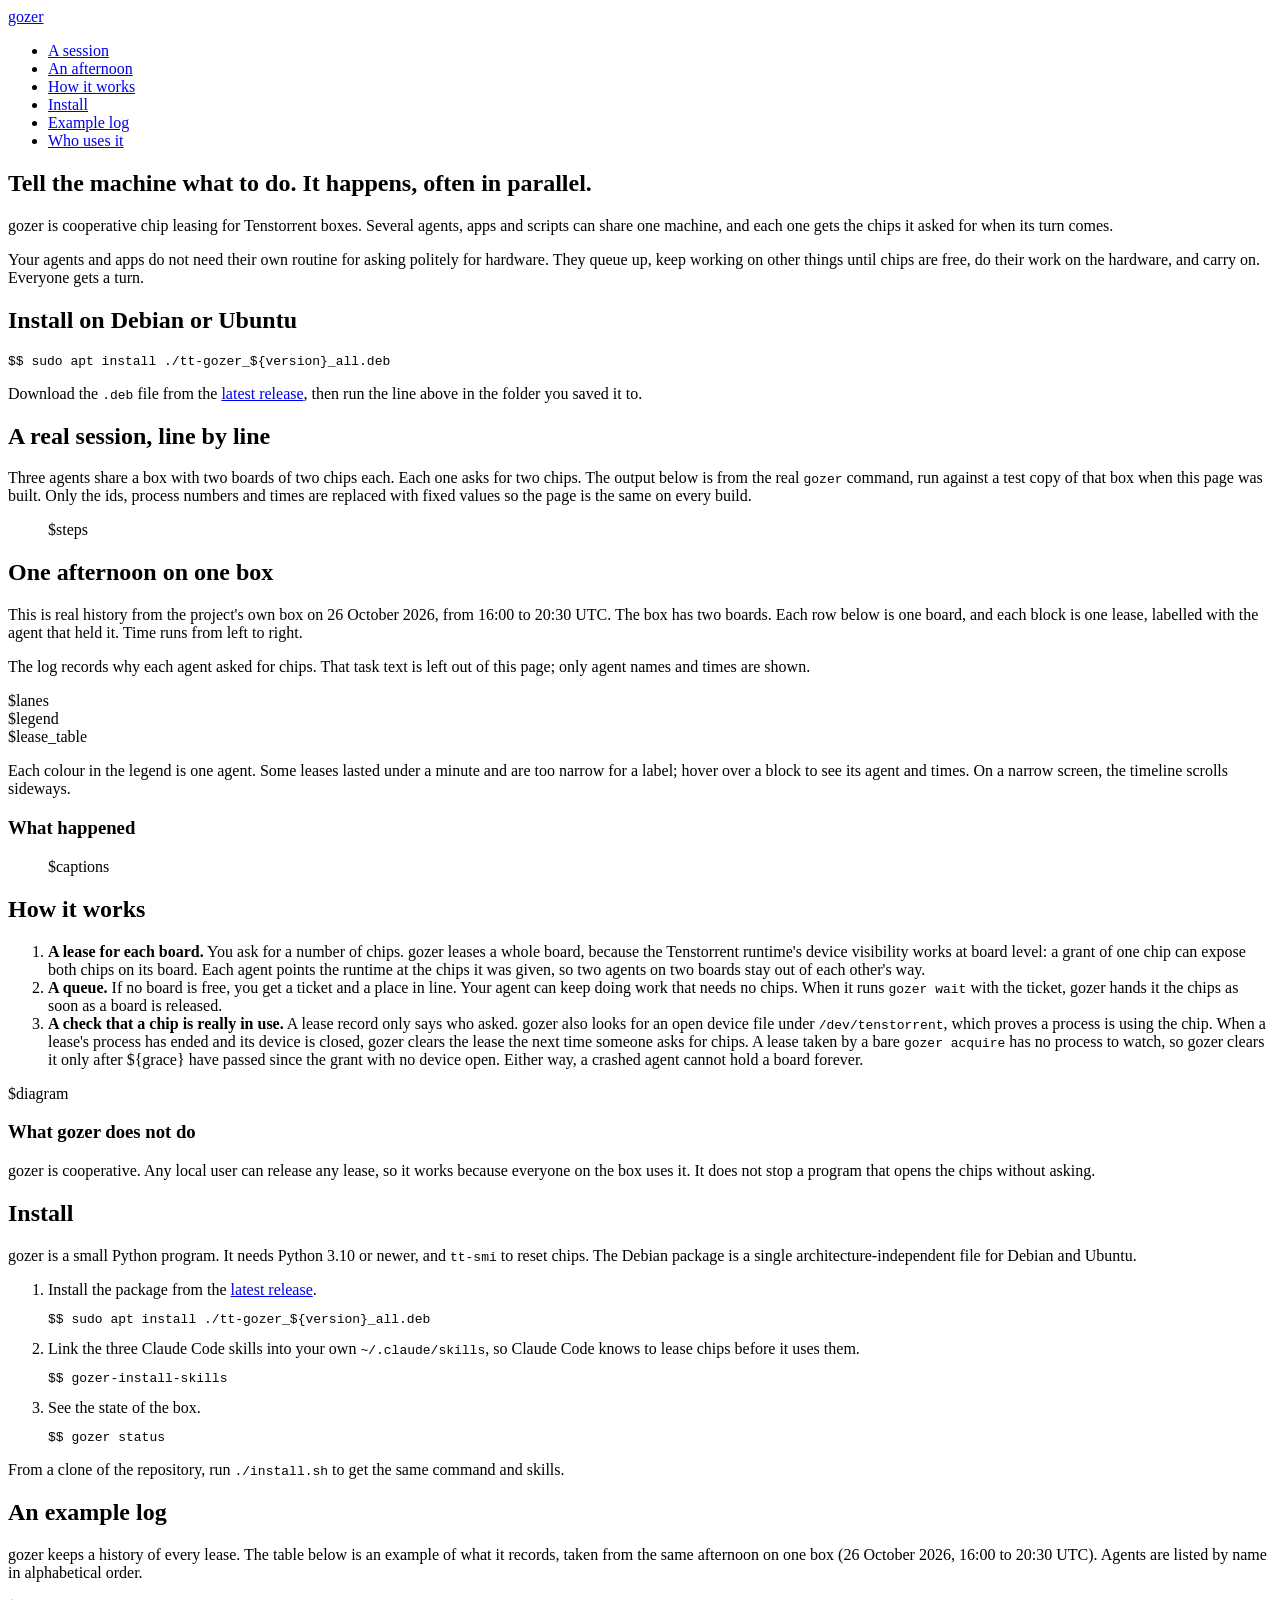
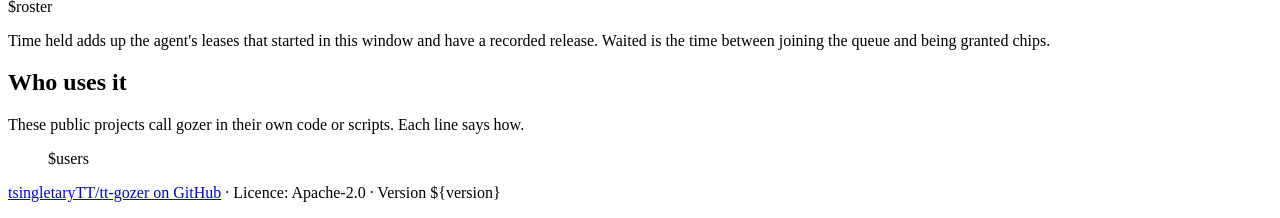
<file: site/index.template.html>
<!doctype html>
<!-- SPDX-License-Identifier: Apache-2.0 -->
<!-- Generated by scripts/build_site.py from site/index.template.html. Edit those, then rebuild. -->
<html lang="en">
<head>
<meta charset="utf-8">
<meta name="viewport" content="width=device-width, initial-scale=1">
<meta name="color-scheme" content="light">
<meta name="description" content="gozer is cooperative chip leasing for Tenstorrent boxes. Several agents, apps and scripts can share one machine and take turns on its chips.">
<title>gozer: chip leasing for shared Tenstorrent boxes</title>
<style>
$css</style>
</head>
<body>
<header class="bar">
  <div class="bar-inner">
    <a class="name" href="#hero">gozer</a>
    <nav aria-label="Sections">
      <ul>
        <li><a href="#session">A session</a></li>
        <li><a href="#afternoon">An afternoon</a></li>
        <li><a href="#how">How it works</a></li>
        <li><a href="#install">Install</a></li>
        <li><a href="#example-log">Example log</a></li>
        <li><a href="#users">Who uses it</a></li>
      </ul>
    </nav>
  </div>
</header>
<main>

<section id="hero">
  <div class="wrap hero-grid">
    <div>
      <h1>Tell the machine what to do. It happens, often in parallel.</h1>
      <p class="lead">gozer is cooperative chip leasing for Tenstorrent boxes. Several agents, apps and scripts can share one machine, and each one gets the chips it asked for when its turn comes.</p>
      <p>Your agents and apps do not need their own routine for asking politely for hardware. They queue up, keep working on other things until chips are free, do their work on the hardware, and carry on. Everyone gets a turn.</p>
    </div>
    <div class="card">
      <h2>Install on Debian or Ubuntu</h2>
<pre class="term"><span class="prompt">$$ </span><span class="cmd">sudo apt install <span class="nw">./tt-gozer_${version}_all.deb</span></span></pre>
      <p>Download the <code>.deb</code> file from the <a href="https://github.com/tsingletaryTT/tt-gozer/releases/latest">latest release</a>, then run the line above in the folder you saved it to.</p>
    </div>
  </div>
</section>

<section id="session">
  <div class="wrap">
    <h2>A real session, line by line</h2>
    <p>Three agents share a box with two boards of two chips each. Each one asks for two chips. The output below is from the real <code>gozer</code> command, run against a test copy of that box when this page was built. Only the ids, process numbers and times are replaced with fixed values so the page is the same on every build.</p>
    <ol class="steps">
$steps
    </ol>
  </div>
</section>

<section id="afternoon">
  <div class="wrap">
    <h2>One afternoon on one box</h2>
    <p>This is real history from the project's own box on 26 October 2026, from 16:00 to 20:30 UTC. The box has two boards. Each row below is one board, and each block is one lease, labelled with the agent that held it. Time runs from left to right.</p>
    <p class="small">The log records why each agent asked for chips. That task text is left out of this page; only agent names and times are shown.</p>
    <div class="figure" role="group" aria-label="Timeline of leases on two boards, 16:00 to 20:30 UTC">
      <div class="timeline">
<!--data-->
$lanes
<!--/data-->
      </div>
    </div>
<!--data-->
    <div class="legend-wrap">$legend</div>
    $lease_table
<!--/data-->
    <p class="small">Each colour in the legend is one agent. Some leases lasted under a minute and are too narrow for a label; hover over a block to see its agent and times. On a narrow screen, the timeline scrolls sideways.</p>
    <h3>What happened</h3>
<!--data-->
    <ul class="captions">
$captions
    </ul>
<!--/data-->
  </div>
</section>

<section id="how" class="how">
  <div class="wrap">
    <h2>How it works</h2>
    <div class="how-grid">
      <ol class="how-steps">
        <li><strong>A lease for each board.</strong> You ask for a number of chips. gozer leases a whole board, because the Tenstorrent runtime's device visibility works at board level: a grant of one chip can expose both chips on its board. Each agent points the runtime at the chips it was given, so two agents on two boards stay out of each other's way.</li>
        <li><strong>A queue.</strong> If no board is free, you get a ticket and a place in line. Your agent can keep doing work that needs no chips. When it runs <code>gozer wait</code> with the ticket, gozer hands it the chips as soon as a board is released.</li>
        <li><strong>A check that a chip is really in use.</strong> A lease record only says who asked. gozer also looks for an open device file under <code>/dev/tenstorrent</code>, which proves a process is using the chip. When a lease's process has ended and its device is closed, gozer clears the lease the next time someone asks for chips. A lease taken by a bare <code>gozer acquire</code> has no process to watch, so gozer clears it only after ${grace} have passed since the grant with no device open. Either way, a crashed agent cannot hold a board forever.</li>
      </ol>
      <div class="figure">
$diagram
      </div>
    </div>
    <div class="aside">
      <h3>What gozer does not do</h3>
      <p>gozer is cooperative. Any local user can release any lease, so it works because everyone on the box uses it. It does not stop a program that opens the chips without asking.</p>
    </div>
  </div>
</section>

<section id="install">
  <div class="wrap">
    <h2>Install</h2>
    <p>gozer is a small Python program. It needs Python 3.10 or newer, and <code>tt-smi</code> to reset chips. The Debian package is a single architecture-independent file for Debian and Ubuntu.</p>
    <ol class="install-steps">
      <li>Install the package from the <a href="https://github.com/tsingletaryTT/tt-gozer/releases/latest">latest release</a>.
<pre class="term"><span class="prompt">$$ </span><span class="cmd">sudo apt install <span class="nw">./tt-gozer_${version}_all.deb</span></span></pre></li>
      <li>Link the three Claude Code skills into your own <code>~/.claude/skills</code>, so Claude Code knows to lease chips before it uses them.
<pre class="term"><span class="prompt">$$ </span><span class="cmd">gozer-install-skills</span></pre></li>
      <li>See the state of the box.
<pre class="term"><span class="prompt">$$ </span><span class="cmd">gozer status</span></pre></li>
    </ol>
    <p>From a clone of the repository, run <code>./install.sh</code> to get the same command and skills.</p>
  </div>
</section>

<section id="example-log">
  <div class="wrap">
    <h2>An example log</h2>
    <p>gozer keeps a history of every lease. The table below is an example of what it records, taken from the same afternoon on one box (26 October 2026, 16:00 to 20:30 UTC). Agents are listed by name in alphabetical order.</p>
    <div class="table-wrap">
<!--data-->
$roster
<!--/data-->
    </div>
    <p class="small">Time held adds up the agent's leases that started in this window and have a recorded release. Waited is the time between joining the queue and being granted chips.</p>
  </div>
</section>

<section id="users">
  <div class="wrap">
    <h2>Who uses it</h2>
    <p>These public projects call gozer in their own code or scripts. Each line says how.</p>
    <ul class="users">
$users
    </ul>
  </div>
</section>

</main>
<footer>
  <div class="wrap">
    <p><a href="https://github.com/tsingletaryTT/tt-gozer">tsingletaryTT/tt-gozer on GitHub</a> · Licence: Apache-2.0 · Version ${version}</p>
  </div>
</footer>
</body>
</html>
</file>
